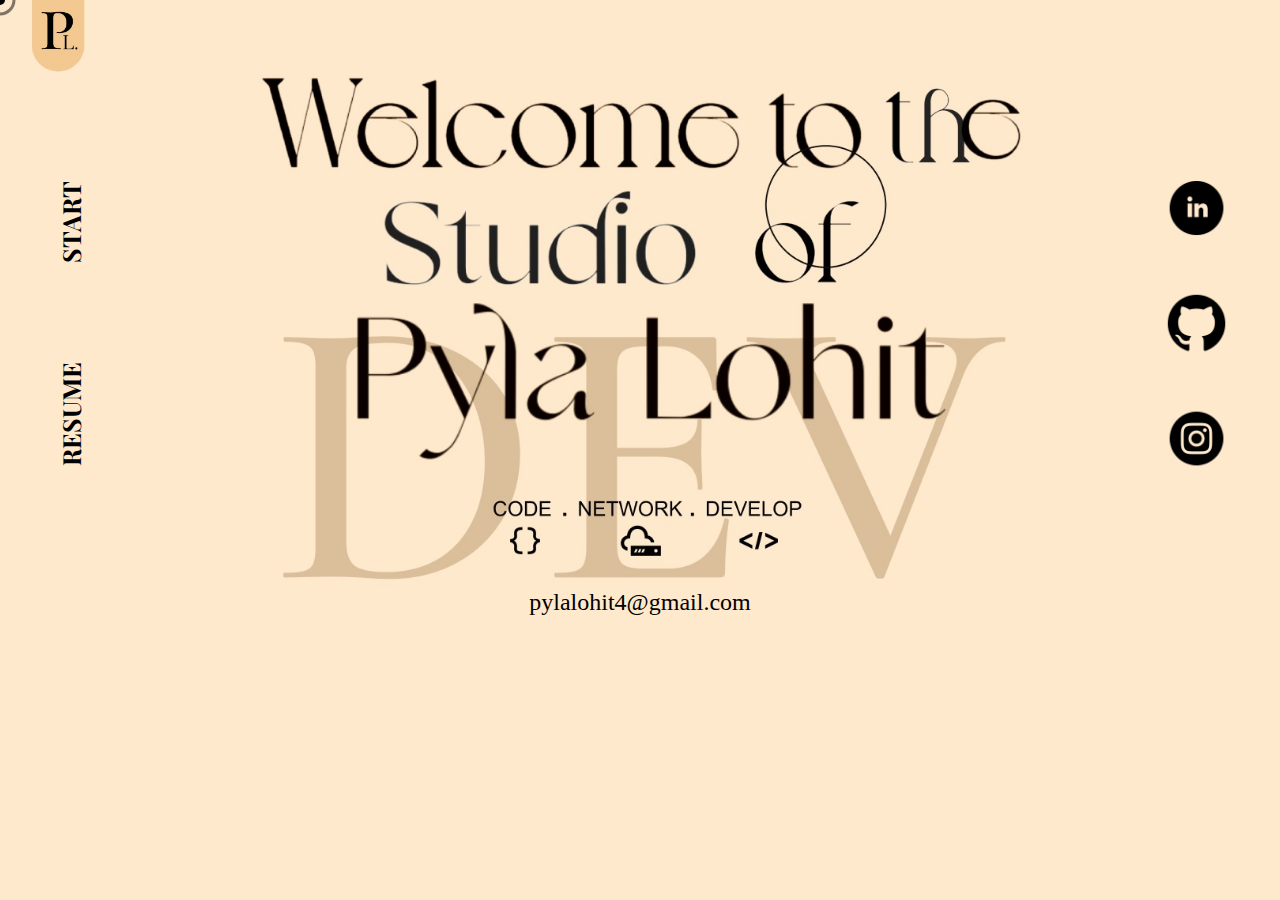
<file: index.html>
<html>
    <head>
        <meta charset="UTF-8">
        <title>Portfolio</title>
        <meta name="viewport" content="width=device-width, initial-scale=1.0">
        <link rel="preconnect" href="https://fonts.gstatic.com">
        <link href="https://fonts.googleapis.com/css2?family=Playfair+Display:wght@700&display=swap" rel="stylesheet">
        <meta http-equiv="X-UA-Compatible" content="ie=edge">
        <link rel="preconnect" href="https://fonts.gstatic.com">
        <link href="https://fonts.googleapis.com/css2?family=Cormorant:wght@600&display=swap" rel="stylesheet">
        <link rel="stylesheet" href="new.css">
        <script src="https://code.jquery.com/jquery-3.3.1.js"></script>
        <script >
                function show(shown, hidden){
                document.getElementById(shown).style.display='flex';
                document.getElementById(hidden).style.display='none';
                return false;
            }
        </script>
    </head>
    <body style="margin:0px;background-color: #FFE9CC;cursor: none;">
        <div class="navbar-test">
            
            <div class="navbar-inner">
                <a href="index.html" > <img src="logo.jpg" width="100%"  alt="navbar-image"> </a>
                
            </div>
        </div>
        
        <div class="bmain-container"  style="display:none"  id="Page1">
            <div class="about-container">
                <div class="about-subcontainer1">
                    <span class="about-sub-span"><a class="about-sub-a" style="text-decoration: none;color: black;font-weight:bold;" href="projects.html">WORKS</a></span>
                </div>
                <div class="about-subcontainer2">
                <span class="about-sub-span1"><a class="about-sub-a1" style="text-decoration: none;color: black;font-weight:bold;" href="aboutmefin.html">ABOUT ME</a></span>
                </div>
               
            </div>
            <div class="res"> <a class = "res1" href="Pyla Lohit Resume 1.pdf" >View Resume</a></div>
            <div class="image-container">
                
                    <picture class="image-subcontainer1"  style="width: 50%;">
                        <source media="(max-width: 650px)"  srcset="flex1mobile.jpg">
                        <img class="img" src="flex1.jpg"     width="100%" alt="IfItDoesntMatchAnyMedia">
                    </picture>  
                    <picture class="image-subcontainer2" style="width: 50%;">
                        <source media="(max-width: 650px)"  srcset="flex2mob.jpg">
                        <img class="img" src="flex2.jpg"     width="100%" alt="IfItDoesntMatchAnyMedia">
                    </picture>
            </div>
            <div class="social-container">
                <div class="social-subcontainer1">
                    <a href="https://www.linkedin.com/in/pyla-lohit-a646821b2/" target="_blank"><img class="icons" src="linkldn.png" alt=""></a>
                </div>
                <div class="social-subcontainer2" >
                    <a href="https://github.com/pylalohit" target="_blank"><img class="icons" src="github.png" alt=""></a>
                </div>
                <div class="social-subcontainer3" >
                    <a href="https://www.instagram.com/lohit_pyla/" target="_blank"><img   class="icons" src="instagram.png"  alt=""></a>
                </div>

            </div>
            <div id = "cr" class="cursor11"></div>
            <div id = "cr2" class="cursor22"></div>
	        
        <script  src="./script.js"></script>
        </div>
        <div class="main-container" id="Page2"  >
            <div class="about-container">
                <div class="about-subcontainer1">
                    <span class="about-sub-span"><a class="about-sub-a" style="font-family: 'Playfair Display', serif;text-decoration: none;color: black;" href="#" onclick="return show('Page1','Page2');" >START</a></span>
                </div>
                <div class="about-subcontainer2">
                <span class="about-sub-span1"><a class="about-sub-a1" style="font-family: 'Playfair Display', serif;text-decoration: none;color: black;" href="Pyla Lohit Resume 1.pdf" download="Pyla Lohit Resume1" target="_blank" >RESUME</a></span>
                </div>

            </div>
            
            <div class="image-container">
                <picture class="aaa"  style="width: 100%;">
                    <source media="(max-width: 650px)"  srcset="main2mobile.jpg">
                    <img class="img" src="main1.jpg"     width="100%" alt="IfItDoesntMatchAnyMedia">
                </picture>  
            </div>
            <div id ="icon" class="social-container">
                <div class="social-subcontainer1">
                    <a href="https://www.linkedin.com/in/pyla-lohit-a646821b2/" target="_blank"><img class="icons" src="linkldn.png" alt=""></a>
                </div>
                <div class="social-subcontainer2" >
                    <a href="https://github.com/pylalohit" target="_blank"><img class="icons" src="github.png" alt=""></a>
                </div>
                <div class="social-subcontainer3" >
                    <a href="https://www.instagram.com/lohit_pyla/" target="_blank"><img   class="icons" src="instagram.png"  alt=""></a>
                </div>

            </div>
            <div id = "cr" class="cursor"></div>
            <div id = "cr2" class="cursor2"></div>
        </div>
        <div class="footer">
            <span class="span3"><a class="email" style="color:black;text-decoration: none;" href="mailto:pylalohit4@gmail.com">pylalohit4@gmail.com</a></span>
        </div>
        <div id = "cr" class="cursor1"></div>
        <div id = "cr2" class="cursor3"></div>
        
        <script  src="./script.js"></script>
        
                
    </body>
</html>
</file>
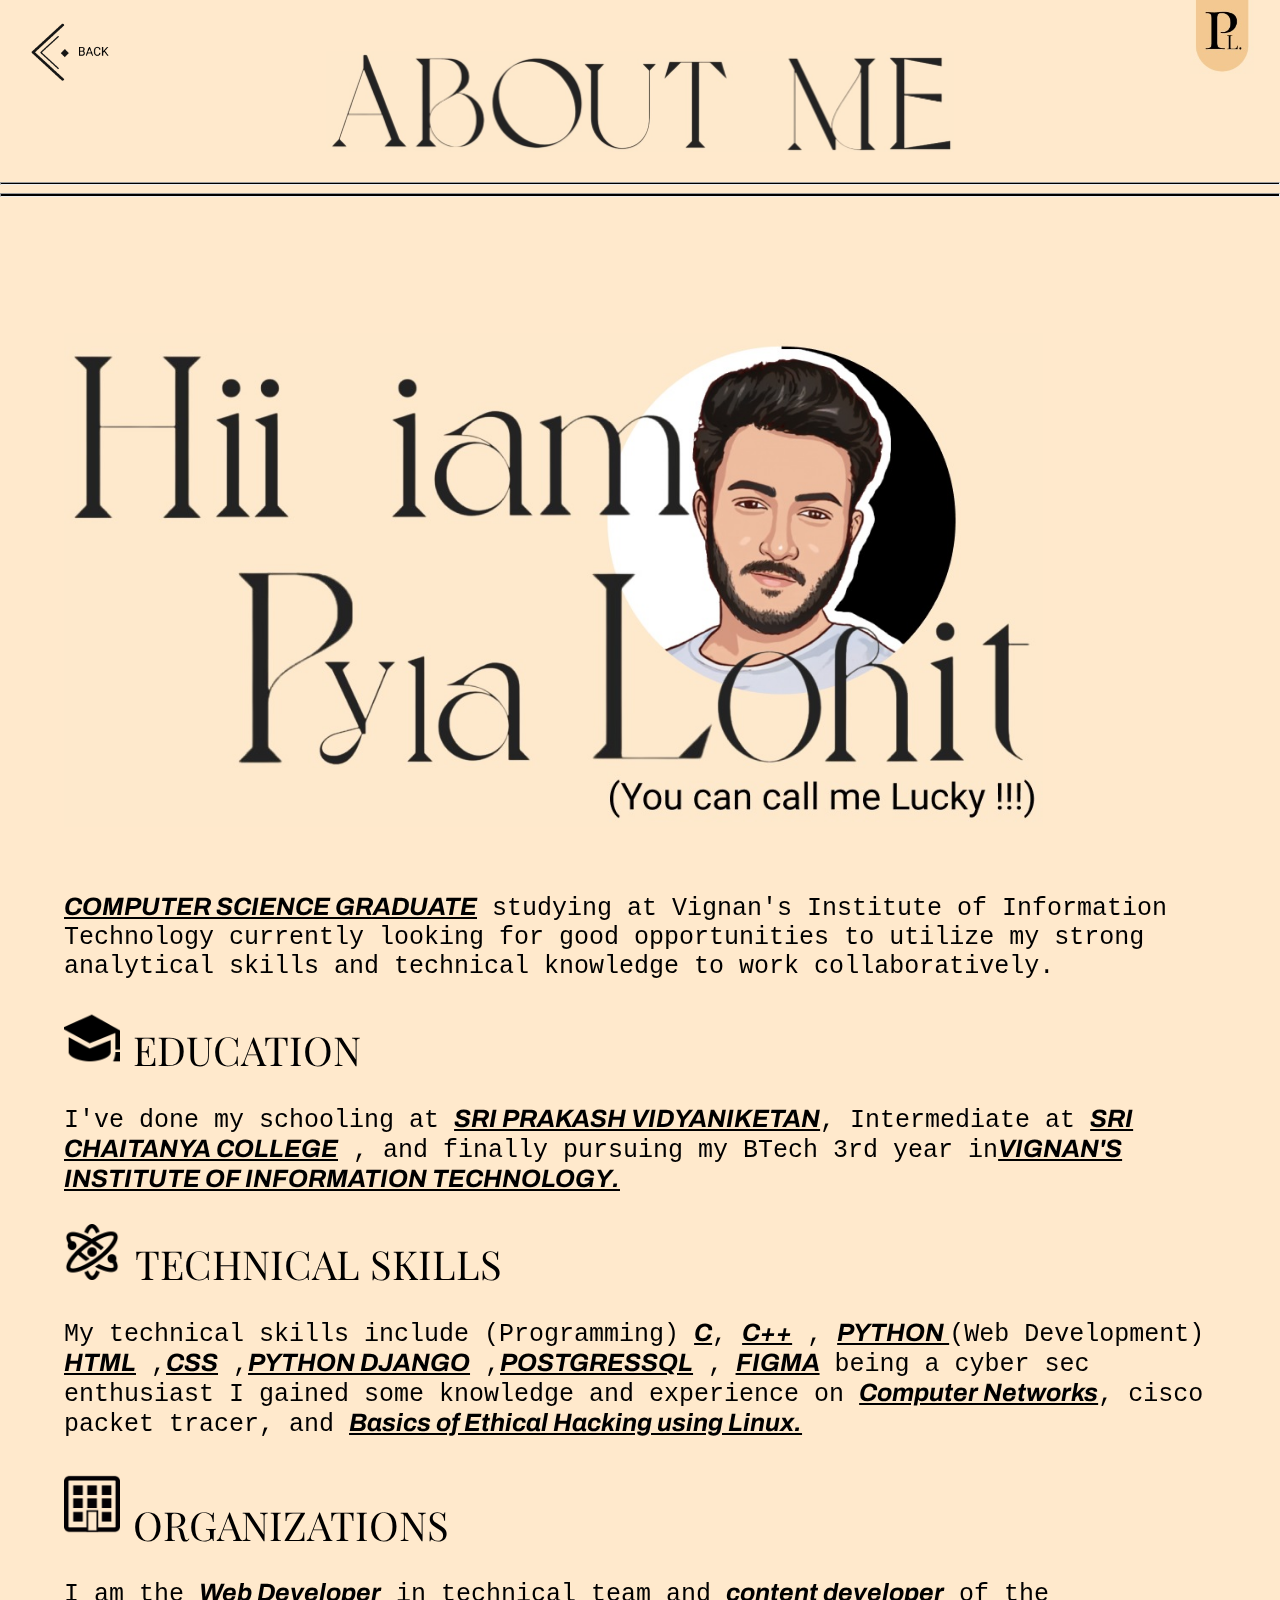
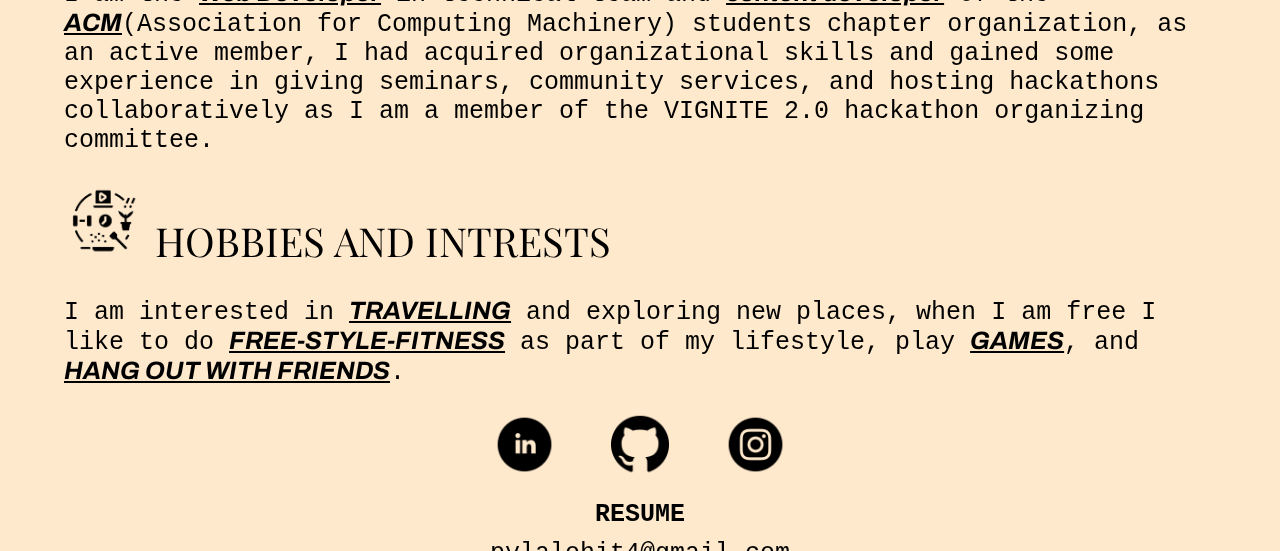
<file: aboutmefin.html>
<!DOCTYPE html>
<html lang="en">
    <head>
        <meta charset="UTF-8" />
        <meta name="viewport" content="width=device-width, initial-scale=1.0" />
        <title>Portfolio</title>
        <link rel="stylesheet" href="aboutmefin.css" />
        <link rel="preconnect" href="https://fonts.gstatic.com">
        <link rel="preconnect" href="https://fonts.gstatic.com">
        <link rel="preconnect" href="https://fonts.gstatic.com">
        <link rel="preconnect" href="https://fonts.gstatic.com">
        <link href="https://fonts.googleapis.com/css2?family=Playfair+Display:wght@700&display=swap" rel="stylesheet">
        <link rel="preconnect" href="https://fonts.gstatic.com">
<link href="https://fonts.googleapis.com/css2?family=Archivo:wght@600&display=swap" rel="stylesheet">
    </head>
    <body style="margin:0;background-color: #FFE9CC;text-align:center;">
        <div class="navbar-test">
            <div class="navbar-inner" style="width:100%">
                <a href="index.html" ><img src="logo.jpg" width="100%" alt=""></a>
            </div>
        </div>
        
        <div class="goback-test">
            <div class="goback-inner" style="width:100%">
                <picture>
                    <source media="(max-width: 650px)"  srcset="abtimgmobile.jpg">
                    <a onclick="goBack()"><img src="goback.png" width="100%" alt=""></a>
                </picture>
                
            </div>
        </div>
        <div class="headding-img">
            <img class="headding-inner" src="abtimg.jpg" width="70%" alt=""> 
      </div>
      <hr style=" height: 1.5px;background-color:black">
            <hr style=" height: 1.5px;background-color:black"> 
      
        <div style="margin-top: 0%;" class="smooth-scroll-wrapper">
            <div class="content">
                <section>
                  <div class="matter">
                      <picture >
                        <source media="(max-width: 650px)"  srcset="animatedmobile.jpg">
                        <img  class="animated" src="animated.jpg" alt="" width="80%" srcset="">
                      </picture>
                    
                        <br /> <sp class="cse">COMPUTER SCIENCE GRADUATE</sp> studying at Vignan's Institute of Information Technology currently looking for good opportunities to utilize my strong analytical skills and technical knowledge to work collaboratively.
                        <br /><br /> <img src="edu.png" width="56px" >&ensp;<h>EDUCATION</h><br />
                        <br />I've done my schooling at <sp class="spvn">SRI PRAKASH VIDYANIKETAN</sp>, Intermediate at <sp>SRI CHAITANYA COLLEGE</sp> , and finally pursuing my BTech 3rd year in<sp class="vgn">VIGNAN'S INSTITUTE OF INFORMATION TECHNOLOGY.</sp>
                        <br /><br /> <img src="skills.png" width="56px"> <h>TECHNICAL SKILLS</h> <br /><br />
                        My technical skills include (Programming)  <sp class="c">C</sp>, <sp class="cpp">C++</sp> , <sp class="python">PYTHON </sp>
                        (Web Development) <sp class="html">HTML</sp>&nbsp;,<sp class="css">CSS</sp>&nbsp;,<sp class="django">PYTHON DJANGO</sp>&nbsp;,<sp class="sql">POSTGRESSQL</sp>&nbsp;,&ensp;<sp class="figma">FIGMA</sp>
                        being a cyber sec enthusiast I gained some knowledge and experience on <sp class="networks">Computer Networks</sp>, cisco packet tracer, and  <sp class="hack">Basics of Ethical Hacking using Linux.</sp>
                        <br /><br /> <img src="residential-block.png" width="56px">&ensp;<h>ORGANIZATIONS</h><br /><br />
                        I am the <sp>Web Developer</sp> in technical team and <sp>content developer</sp>  of the <sp>ACM</sp>(Association for Computing Machinery) students chapter organization, as an active member, I had acquired organizational skills and gained some experience in giving seminars, community services, and hosting hackathons collaboratively as I am a member of the VIGNITE 2.0 hackathon organizing committee.
                        <br /><br /> <img src="hobbies.png" width="76px"> <h>HOBBIES AND INTRESTS </h><br /><br />
                        I am interested in <sp>TRAVELLING</sp> and exploring new places, when I am free I like to do <sp>FREE-STYLE-FITNESS</sp> as part of my lifestyle, play <sp>GAMES</sp>, and <sp>HANG OUT WITH FRIENDS</sp>.
                        <br />
                        <div class="display-img">
                            
                        </div>
                        <div class="social-container">
                            <div class="social-subcontainer1">
                                <a href="https://www.linkedin.com/in/pyla-lohit-a646821b2/" target="_blank"><img class="icons" src="linkldn.png" alt=""></a>
                            </div>
                            <div class="social-subcontainer2" >
                                <a href="https://github.com/pylalohit" target="_blank"><img class="icons" src="github.png" alt=""></a>
                            </div>
                            <div class="social-subcontainer3" >
                                <a href="https://www.instagram.com/lohit_pyla/" target="_blank"><img   class="icons" src="instagram.png"  alt=""></a>
                            </div>
                    
                        </div>
                        <div class="footer">
                            <div class="res"> <a class = "res1" href="Pyla Lohit Resume 1.pdf" download="Pyla Lohit Resume1" target="_blank">RESUME</a></div>
                            <span class="span3"><a class="email" style="color:black;text-decoration: none;" href="mailto:pylalohit4@gmail.com">pylalohit4@gmail.com</a></span>
                        </div>
                  
                </section>
            </div>
        </div>

        <script>
            const body = document.body,
                scrollWrap = document.getElementsByClassName("smooth-scroll-wrapper")[0],
                
                height = scrollWrap.getBoundingClientRect().height,
                speed = 0.03;
                

            var offset = 0;
            

            function smoothScroll() {
                offset += (window.pageYOffset - offset) * speed;

                var scroll = "translateY(-" + offset + "px) translateZ(0)";
                scrollWrap.style.transform = scroll;

                callScroll = requestAnimationFrame(smoothScroll);
            }

            smoothScroll();
            const content = document.querySelector("section");
            let currentPos = window.pageYOffset;

            const callDistort = function () {
                const newPos = window.pageYOffset;
                const diff = newPos - currentPos;
                const speed = diff * 0.35;

                content.style.transform = "skewY(" + speed + "deg)";
                currentPos = newPos;
                requestAnimationFrame(callDistort);
            };

            callDistort();
        </script>
        <script>
            function goBack() {
              window.history.back();
            }
        </script>
    </body>
</html>
</file>
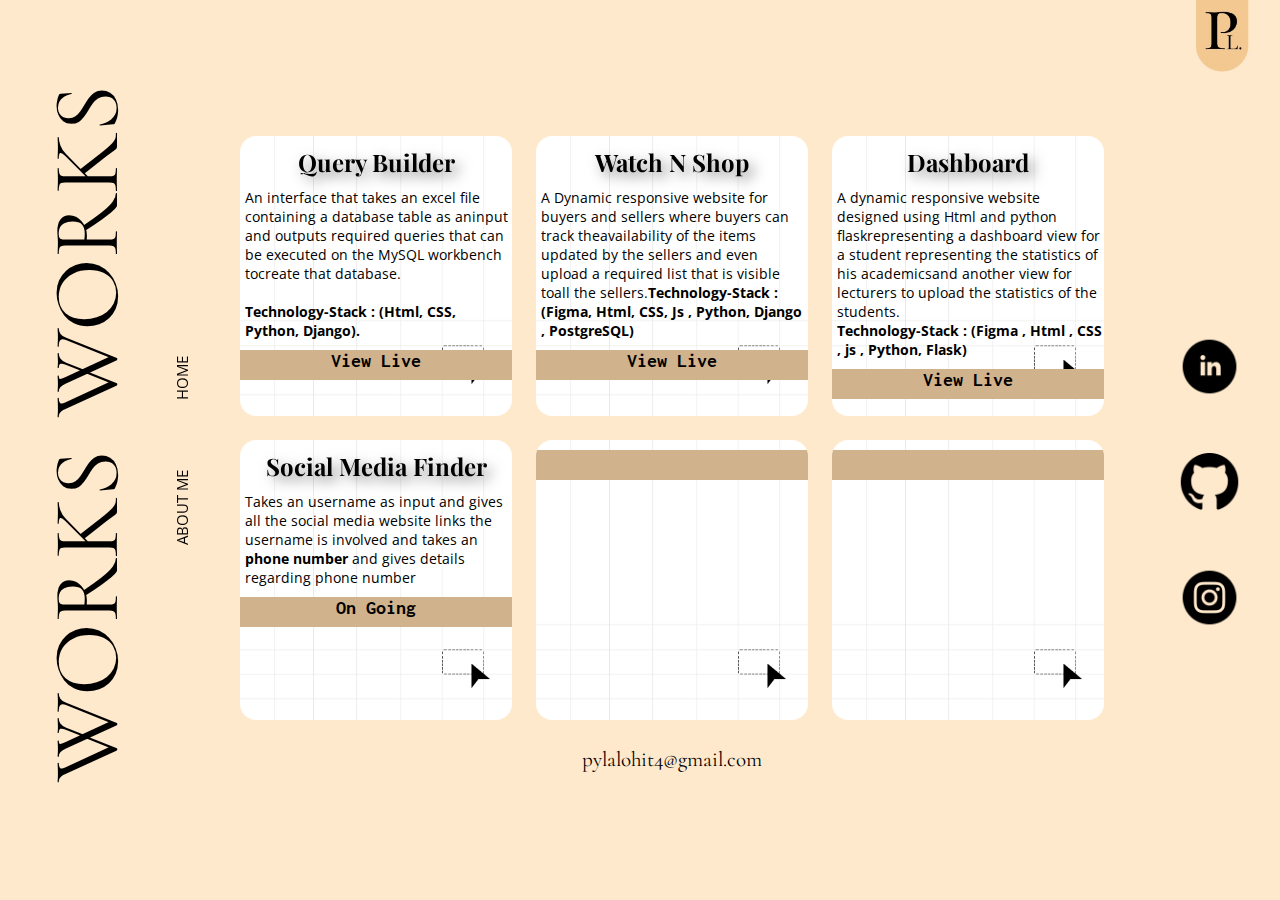
<file: projects.html>
<html lang="en" >
<head>
    <title>Portfolio</title>
    <link rel="preconnect" href="https://fonts.gstatic.com">
<link href="https://fonts.googleapis.com/css2?family=Inconsolata&display=swap" rel="stylesheet">
    <link rel="preconnect" href="https://fonts.gstatic.com">
    <link href="https://fonts.googleapis.com/css2?family=Playfair+Display:wght@800&display=swap" rel="stylesheet">
  <link rel="preconnect" href="https://fonts.gstatic.com">
  <link href="https://fonts.googleapis.com/css2?family=Cormorant:wght@600&display=swap" rel="stylesheet">
  <meta name="viewport" content="width=device-width, initial-scale=1.0">
  <meta charset="UTF-8">
  
  <link rel="stylesheet" href="./projects.css">
  <link rel="stylesheet" href="https://fonts.googleapis.com/css?family=Open+Sans:400,400i,700">

</head>
<body class = "body" >
    
    <div class="left">
        <div class="text" >
            <div class="works1" style="font-family: 'Cormorant', serif;">
                WORKS
            </div>
            <div class="works2" style="font-family: 'Cormorant', serif;">
                WORKS
            </div>

        </div>
        <div class="abt">
            <a  class="ABTSUB"  style=" color:black;text-decoration: none;"  href="aboutmefin.html">ABOUT ME</a>
            <a  class="HOMESUB" style=" color:black;text-decoration: none;" href="index.html">HOME</a>
        </div>

    </div>
    <div class="middle">
        
        <div class="wrapper-grid">
            <div class="container">
            <div class='banner-img'></div>
            
            <h1 class="name">Query Builder</h1>
            <p class="description">An interface that takes an excel file containing a database table as aninput and outputs required queries that can be executed on the MySQL workbench tocreate that database.<br /><br /> <sp class = 'sp'>Technology-Stack
                :
                (Html, CSS, Python, Django).</sp></p>
                <div class="apdiv"><a class= 'ap' href="https://querybuild.pythonanywhere.com/" target="_blank">View Live</a></div>
            </div>

            <div class="container">
            <div class='banner-img'></div>
            
            <h1 class="name">Watch N Shop</h1>
            <p class="description">
                A Dynamic responsive website for buyers and sellers where buyers can track theavailability of the items updated by the sellers and even upload a required list that is visible toall the sellers.<sp class = "sp">Technology-Stack
                    :
                    (Figma, Html, CSS, Js , Python, Django , PostgreSQL)</sp> </p>
                    <div class="apdiv"><a class= 'ap' href="https://github.com/pylalohit/miniproject-final" target="_blank" >View Live</a></div>
            </div>

            <div class="container">
            <div class='banner-img'></div>
            
            <h1 class="name">Dashboard</h1>
            <p class="description">A dynamic responsive website designed using Html and python flaskrepresenting a dashboard view for a student representing the statistics of his academicsand another view for lecturers to upload the statistics of the students.<br /><sp class = "sp">Technology-Stack
                :
                (Figma , Html , CSS , js , Python, Flask)</sp></p>
                <div class="apdiv"><a class= 'ap' href="">View Live</a></div>
            </div>

            <div class="container">
            <div class='banner-img'></div>
            
            <h1 class="name">Social Media Finder</h1>
            <p class="description"> Takes an username as input and gives all the social media website links the username is involved and takes an <sp class = "sp">phone number</sp> and gives details regarding phone number</p>
            <div class="apdiv"><a class= 'ap' href="">On Going</a></div>
            </div>

            <div class="container">
            <div class='banner-img'></div>
            
            <p class="name"></p>
            <p class="description"></p>
            <div class="apdiv"><a class= 'ap' href=""></a></div>
            </div>

            <div class="container">
            <div class='banner-img'></div>
            <p class="name"></p>
            <p class="description"></p>
            <div class="apdiv"><a class= 'ap' href=""></a></div>
            </div>
        </div>
        <div class="contactmail">
            <span><a class="email" href="mailto:pylalohit4@gmail.com" >pylalohit4@gmail.com</a></span>
        </div>
        
    </div>
    
    <div class="navbar-test">
        <div class="navbar-inner" style="width:100%">
            <a href="index.html"><img src="logo.jpg" width="100%" alt=""></a>
        </div>
    </div>
    <div class="right">
        <div class="social-container">
            <div class="social-subcontainer1">
                <a href="https://www.linkedin.com/in/pyla-lohit-a646821b2/" target="_blank"><img class="icons" src="linkldn.png" alt=""></a>
            </div>
            <div class="social-subcontainer2" >
                <a href="https://github.com/pylalohit" target="_blank"><img class="icons" src="github.png" alt=""></a>
            </div>
            <div class="social-subcontainer3" >
                <a href="https://www.instagram.com/lohit_pyla/" target="_blank"><img   class="icons" src="instagram.png"  alt=""></a>
            </div>
    
        </div>

    </div>
</div>
        
    
    
</body>



</html>
</file>
<file: new.css>
.body {
    margin:0px;
    
}

.navbar-test{

    margin-left: 2%;
    width: 5%;
    height: 5%;
    margin-bottom:1%;

}
.navbar-inner{
    width:100%;
    
}
.main-container{
    
    display:flex;
    margin-top: auto;

    
    
}
.image-container{
    
    display:flex;
    margin-left:auto;
    margin-right:auto;
    transition: all .5s;
    width:60%;
 
}
.aaa{
    
    margin-left:auto;
    margin-right:auto;

    width:80%;
 
}
.image-subcontainer1{
    margin-top: auto;
    margin-bottom: auto;
    
    margin-left: auto;
    width:105%;
}
.image-subcontainer2{
    margin-top: auto;
    margin-bottom: auto;
    
    margin-right: auto;
    width:105%;
}
.about-container{
    
    font-family: 'Cormorant', serif;
    font-size: 25px;
    margin-left: -0.5%;
    margin-top: auto;
    margin-bottom: auto;
    
    
    

}
.about-subcontainer1 {
    
    transform: rotate(270deg);
    margin-bottom: 100px;
    font-weight: bold;
    
}
.about-subcontainer2{
    transform: rotate(270deg);
    font-weight: bold;
    
    

    
}

.icons
{
    width: 100%;
}
.social-container{
    margin-top:auto;
    margin-bottom:auto;
    width:9%;
    margin-right: 2%;
    cursor: none;
   
}
.social-subcontainer1{
    width:100%;
    transition: .5s ;
}
.social-subcontainer2{
    width:100%;
    transition: .5s ;
}
.social-subcontainer3{
    width:100%;
    transition: .5s ;
}
.about-sub-span{
    margin-left: 70px;
}
.footer{
    width:20%;
    text-align:center;
    margin-top: 0%;
    margin-bottom: 1%;
    margin-left: auto;
    margin-right: auto;
}
.email{
    font-size:x-large;
}

.social-subcontainer1:hover {
    transform:  scale(1.2);
    transition: all .5s;
    filter: drop-shadow(0.35rem 0.35rem 0.4rem rgba(0, 0, 0, 0.5));
    
}
.social-subcontainer2:hover {
    transform:  scale(1.2);
    transition: all .5s;
    filter: drop-shadow(0.35rem 0.35rem 0.4rem rgba(0, 0, 0, 0.5));
}
.social-subcontainer3:hover {
    transform:  scale(1.2);
    transition: all .5s;
    filter: drop-shadow(0.35rem 0.35rem 0.4rem rgba(0, 0, 0, 0.5));
}
.image-container:hover {
    transform:  scale(1.15);
    transition: all .5s;
    
}




  


.res{
    position: absolute;
    left:45%;
    top :20px;

}
.res1{
    text-decoration:none;
    color:black;
    font-size:25px;
}

@media screen and (max-width:1250px){
    .about-container{
        font-size:23px;
    }
    .about-subcontainer1{
        margin-bottom: 80px;
        
    }
    .email{
        font-size:23px;
    }
    
}
@media screen and (max-width:1150px){
    .about-container{
        font-size:21px;
    }
    .about-subcontainer1{
        margin-bottom: 70px;
        
    }
    .email{
        font-size:21px;
    }
    .image-container{
        width:73%;
    }
    .aaa{
        width:73%;
    }

}
@media screen and (max-width:1050px){
    .about-container{
        font-size:20px;
    }
    .about-subcontainer1{
        margin-bottom: 60px;
        
    }
    .social-container{
        margin-left: 1.5%;
    }
    .image-container{
        width:80%;
    }
    .aaa{
        width:80%;
    }
    .email{
        font-size:20px;
    }
    
}
@media screen and (max-width:850px){
    .about-container{
        font-size:18px;
    }
    .about-subcontainer1{
        margin-bottom: 40px;
        
    }
    .social-container{
        margin-left: 2.5%;
        width:11%
    }
    .image-container{
        width:85%;
    }
    .aaa{
        width:85%;
    }
    .email{
        font-size:18px;
    }
    
}
@media screen and (max-width:750px){
    .about-container{
        font-size:16px;
    }
    .about-subcontainer1{
        margin-bottom: 20px;
        
    }
    .social-container{
        margin-left: 3.5%;
    }
    .image-container{
        width:85%;
    }
    .aaa{
        width:85%;
    }
    .email{
        font-size:16px;
    }
    
}






  




@media screen and (max-width:650px) 
{
    .image-container:hover {
        transform:  scale(1);
        transition: all .5s;
    }
    
    .res1{
        display: none;

    }
    .navbar-test{

        margin-left: auto;
        margin-right: auto;
        width: 12%;
        height: 0%;
        margin-bottom:20px;
    
    }
    .about-container{
    
        font-family: 'arial', serif;
        font-size: 15px;
        display:flex;
        margin-top: 15%;
       
        
        
    
    }
    .about-subcontainer1 {
        
        transform: rotate(0deg);
        margin-top: 3%;
        margin-left: auto;
        margin-right: auto;
        
    }
    .about-subcontainer2{
        transform: rotate(0deg);
        margin-top: 3%;
        margin-right: auto;
        margin-left: auto;
        padding-right: 50px;
    }
    .image-container{
        display:block;
        margin-top:0px;
        width:90%
    }
    .aaa
    {
       
        margin-top:0px;
        width:100%

    }
    .main-container{
        display:block;
        
    }
    .bmain-container{
        display:flex;
        flex-direction:column;
        
    }
    .social-container{
        display: flex;
        width:60%;
        margin-left: auto;
        margin-right: auto;
    }
    .footer{
        
        font-size:small;
        text-align:center;
        margin-left: 35%;

    }
    .email{
        font-size: 21px;
    }
    
}
@media screen and (max-width:600px)
{
    .navbar-test{
        width:13%;
    }
    
    .about-subcontainer1 {
        

        margin-top: 2%;

        
    }
    .about-subcontainer2{

        margin-top: 2%;

    }
    .email{
        font-size:18px;
    }

}
@media screen and (max-width:550px)
{
    .about-container{
      margin-top: 20%;  
    }  
   
    .about-subcontainer1 {
          
  
          margin-top: 1%;
    
          
      }
      .about-subcontainer2{
  
          margin-top: 1%;
  
    }
    .email{
        font-size:17px;
    }
    .footer{
        margin-left: 35%;
    }
  
}
@media screen and (max-width:500px){
    .navbar-test{

        width: 14%;
        margin-bottom:10px;
    
    }
    .about-subcontainer1 {

        margin-top: 0%;
    }
    .about-subcontainer2{

        margin-top: 0%;

    }
    .email{
        font-size:16px;
    }
}
@media screen and (max-width:450px){
    .navbar-test{

        width:14%;
        margin-bottom:0px;
    
    }
    .about-subcontainer1 {

        margin-top: 0%;
    }
    .about-subcontainer2{

        margin-top: 0%;
        

    }
}
@media screen and (max-width:400px){
    .footer{
        margin-left: 32%;
    }
}
@media screen and (max-width:350px){
    .navbar-test{

        width:14%;
        margin-bottom:0px;
    
    }
    .about-subcontainer1 {

        margin-top: 0%;
        margin-left:0%;
    }
    .about-subcontainer2{

        margin-top: 0%;
        margin-right: 0%;

    }
    .footer{
        margin-left: 29%;
    }
}

@media screen and (max-width:300px){
    .navbar-test{

        width:14%;
        margin-bottom:0px;
        height: 0%;
    
    }
    .about-container{
        margin-top: 22%;
        font-size:13px;
    }
    .about-subcontainer1 {

        margin-top: 0%;
        margin-right: 0x;
        
    }
    .about-subcontainer2{

        margin-top: 0%;
    }
    .footer{
        margin-left: 25%;
    }

}
@media screen and (max-width:280px){
    .navbar-test{

        width:14%;
        margin-bottom:0px;
        
    
    }
    .about-container{
        justify-content: center;
        
    }
    .about-subcontainer1 {

        margin-top: 0%;
        margin-right:auto;
        margin-left: 0px;
    }
    .about-subcontainer2{

        margin-top: 0%;
        margin-right: 0px;
        
        

        
        
    }
    .main-container{
        width: 100%;
    }

}
@media screen and (max-width:260px)
{
    .about-subcontainer2{
        margin-right: -15px;
    }
    .about-subcontainer1{
        margin-left: -20px;
    }
    .footer{
        margin-left: 21%;
    }
}
@media screen and (max-width:245px){
    .about-container{
        font-size:13px;
    }
    
    .about-subcontainer1 {

        margin-top: 0%;
        margin-right:110px;
        margin-left: -65px;
    }
    .about-subcontainer2{

        margin-top: 0%;
        padding-right: 0px;
        margin-left: -55px;
        
        
    }
    .main-container{
        width: 100%;
    }

}

@media screen and (max-width:230px)
{
    .about-container{
        
        font-size:10px;
    }
    .email{
        font-size:15px;
    }


}
@media screen and (max-width:210px)
{
    .about-container{
        
        font-size:10px;
    }
    .about-subcontainer2{
        margin-left: -65;
    }
    .footer{
        margin-left: 18%;
    }

}
@media screen and (max-width:190px)
{
    .about-container{
        
        font-size:10px;
    }
    .about-subcontainer2{
        margin-left: -75;
    }
    .footer{
        margin-left: 12%;
    }

}
@media screen and (max-width:180px)
{
    .about-subcontainer1{
        margin-left: -80px;
        
    }

    .about-subcontainer2{
        margin-left: -85px;
        
    }


}

.cursor1 {
    position: fixed;
    width: 25px;
    height: 25px;
    border: 0px solid black;
    
    border-radius: 50%;
    left: 0;
    top: 0;
    pointer-events: none;
    transform: translate(-50%, -50%);
    transition: .1s;
    cursor:none;
}
.cursor11 {
    position: fixed;
    width: 25px;
    height: 25px;
    border: 3px solid black;
    
    border-radius: 50%;
    left: 0;
    top: 0;
    pointer-events: none;
    transform: translate(-50%, -50%);
    transition: .1s;
    cursor:none;
}
.cursor {
    position: fixed;
    width: 25px;
    height: 25px;
    border: 3px solid black;
    opacity: .5;
    border-radius: 50%;
    left: 0;
    top: 0;
    pointer-events: none;
    transform: translate(-50%, -50%);
    transition: .1s;
    cursor:none;
}



.cursor22 {
    position: fixed;
    width: 10px;
    height: 10px;
    background:black;
    border-radius: 50%;
    left: 0;
    top: 0;
    pointer-events: none;
    transform: translate(-50%, -50%);
    transition: .15s;
    cursor:none;
}
  
.cursor2 {
    position: fixed;
    width: 10px;
    height: 10px;
    background:black;
    border-radius: 50%;
    left: 0;
    top: 0;
    pointer-events: none;
    transform: translate(-50%, -50%);
    transition: .15s;
    cursor:none;
}

  
  .about-container:hover ~
   .cursor{ 
        position: fixed;
        width: 50px;
        height: 50px;
        background-color: aliceblue;
        opacity: .5;
        background-image: url(arrow.png.png);
        background-repeat: no-repeat;
        background-position:center;
        border-radius: 50%;
        left: 0;
        top: 0;
        pointer-events: none;
        transform: translate(-50%, -50%);
        transition: .15s;
        background-color: none;
        
    }
    .about-container:hover ~
   .cursor11{ 
        position: fixed;
        width: 50px;
        height: 50px;
        background-color: aliceblue;
        opacity: .5;
        background-image: url(arrow.png.png);
        background-repeat: no-repeat;
        background-position:center;
        border-radius: 50%;
        left: 0;
        top: 0;
        pointer-events: none;
        transform: translate(-50%, -50%);
        transition: .15s;
        background-color: none;
        
    }
    .res:hover ~
   .cursor11{ 
        position: fixed;
        width: 50px;
        height: 50px;
        background-color: aliceblue;
        opacity: .5;
        background-image: url(arrow.png.png);
        background-repeat: no-repeat;
        background-position:center;
        border-radius: 50%;
        left: 0;
        top: 0;
        pointer-events: none;
        transform: translate(-50%, -50%);
        transition: .15s;
        background-color: none;
        
    }
  
    
   
  

  .navbar-test:hover ~ 
  .cursor1{
    position: fixed;
    border: 3px solid black;
    width: 50px;
    height: 50px;
    background-color: aliceblue;
    opacity: .5;
    background-image: url(arrow.png.png);
    background-repeat: no-repeat;
    background-position:center;
    border-radius: 50%;
    left: 0;
    top: 0;
    pointer-events: none;
    transform: translate(-50%, -50%);
    transition: .15s;
    background-color: none;
    
  }
  .footer:hover ~ 
  .cursor1{
    position: fixed;
    border: 3px solid black;
    width: 50px;
    height: 50px;
    background-color: aliceblue;
    opacity: .5;
    background-image: url(arrow.png.png);
    background-repeat: no-repeat;
    background-position:center;
    border-radius: 50%;
    left: 0;
    top: 0;
    pointer-events: none;
    transform: translate(-50%, -50%);
    transition: .15s;
    background-color: none;
    
  }
</file>
<file: aboutmefin.css>
.navbar-test{
      position: absolute;
      right: 2%;
      width:5%;  
      top: 0%; 
}

.res{
  margin-top:-10px;
  margin-bottom:10px;
}
.res1{
  font-family: 'Inconsolata', monospace;
  text-decoration:none;
  color:black;
  font-size:25px;
  font-weight: bold;
}


.smooth-scroll-wrapper {
    z-index: 2;
    overflow: hidden;
    justify-content: center;
    text-align: center;
}



.content {
    width: 100%;
    margin-top: 10%;
    
    
}

section {
    transition: transform 0.25s;
    will-change: transform;
    width: 100%;
}

.goback-test{
      position: absolute;
      width: 7%;
      top: 2%;
      left: 2%;
  }
.headding-img{
      width:70%;
      margin-left:15%;
      margin-top:4%;
      margin-bottom:2%;
  }
  .matter{
    font-family: 'Inconsolata', monospace;
      justify-content: center;
      text-align: left;
      font-size:25px;
      margin-left: 5%;
      margin-right: 5%;
  }
  h{
    font-family: 'Playfair Display', serif;
    font-size: 40px;;
  }
  sp{
      text-decoration: underline;
      font-style: italic;
      font-family: 'Archivo', sans-serif;
      font-weight: bold;
  }
  .animated{
    width: 85%;
    margin-bottom: 5%;
}
  .social-container{
      display:flex;
      justify-content:center;
      
      
  }
  .social-subcontainer1{
      width:10%;
      transition: .5s ;
  }
  .social-subcontainer2{
      width:10%;
      transition: .5s ;
  }
  .social-subcontainer3{
      width:10%;
      transition: .5s ;
  }
  .icons{
      width:100%;
  }
  .contactmail{
      text-align:center;
  }
  .footer{
      text-align:center;
  }
  .social-subcontainer1:hover {
    transform:  scale(1.2);
    transition: all .5s;
    filter: drop-shadow(0.35rem 0.35rem 0.4rem rgba(0, 0, 0, 0.5));
}
.social-subcontainer2:hover {
    transform:  scale(1.2);
    transition: all .5s;
    filter: drop-shadow(0.35rem 0.35rem 0.4rem rgba(0, 0, 0, 0.5));
}
.social-subcontainer3:hover {
    transform:  scale(1.2);
    transition: all .5s;
    filter: drop-shadow(0.35rem 0.35rem 0.4rem rgba(0, 0, 0, 0.5));
}
  /* animations */
  .display-img{
    width:400px;
    height:200px;
    border-radius: 5%;
    z-index: -1;
    position: absolute;
    top: 35%;
    left: 35%;
    background-size: contain;
    display: none;
   
}

  @keyframes mymove {
    from {left: 350px;}
    to {left: 500px;}
}
@keyframes tslmove {
  from {left: 450px;}
  to {left: 700px;}
}
  .cse:hover ~ .display-img
  {
    width: 400px;
    background-image: url(imagesanime/cse.jpg);
    display: block;
    animation: mymove 3s ;
    
  }
  
  .spvn:hover ~ .display-img
  {
    background-image: url(imagesanime/Picture1.jpg);
    display: block;
    width: 320px;
    
    animation: mymove 3s ;
    
  }
  .vgn:hover ~ .display-img
  {
    top: 35%;
    background-image: url(imagesanime/vgn.jpg);
    display: block;
    height: 170px;
    animation: mymove 3s ;
    
  }
  .c:hover ~ .display-img
  {
    background-image: url(imagesanime/c.png);
    display: block;
    
    animation: tslmove 3s ;
    height:100px;width:100px;
    top: 64%;
  }
  .cpp:hover ~ .display-img
  {
    background-image: url(imagesanime/c++.png);
    display: block;
    height:100px;width:100px;
    top: 64%;
    animation: tslmove 3s ;
    
  }
  .python:hover ~ .display-img
  {
    background-image: url(imagesanime/python.png);
    display: block;
    height:100px;width:100px;
    top: 64%;
    animation: tslmove 3s ;
    
  }
  .html:hover ~ .display-img
  {
    background-image: url(imagesanime/html.png);
    display: block;
    height:100px;width:100px;
    top: 64%;
    animation: tslmove 3s ;
    
  }
  .css:hover ~ .display-img
  {
    background-image: url(imagesanime/css.png);
    display: block;
    height:100px;width:100px;
    top: 64%;
    animation: tslmove 3s ;
    
  }
  .django:hover ~ .display-img
  {
    background-image: url(imagesanime/django.png);
    display: block;
    height:87px;width:250px;
    top: 64%;
    animation: tslmove 3s ;
    
  }
  .sql:hover ~ .display-img
  {
    background-image: url(imagesanime/sql.png);
    display: block;
    height:200px;width:200px;
    top: 60%;
    animation: tslmove 3s ;
    
  }
  .networks:hover ~ .display-img
  {
    background-image: url(imagesanime/computer.png);
    display: block;
    height:200px;width:200px;
    top: 64%;
    animation: tslmove 3s ;
    
  }
  .figma:hover ~ .display-img
  {
    background-image: url(imagesanime/figma.png);
    display: block;
    height:150px;width:100px;
    top: 64%;
    animation: tslmove 3s ;
    
  }
  .hack:hover ~ .display-img
  {
    background-image: url(imagesanime/hack.png);
    display: block;
    height:100px;width:100px;
    top: 64%;
    animation: tslmove 3s ;
    
  }
   
  /* media queries*/
  @media screen and (max-width:1200px) {
    .goback-test{
        position: absolute;
        width: 8%;
        top: 2%;
        left: 2%;
    }
    .headding-img{
        width:80%;
        margin-left:12%;
        margin-top:4%;
        margin-bottom:2%;
    }
    .networks:hover ~ .display-img{
      top: 62.5%;
        width: 150px;
        height: 150px;
    }
    
  }
  @media screen and (max-width:1000px) {
    .goback-test{
        position: absolute;
        width: 8%;
        top: 2%;
        left: 2%;
    }
    .headding-img{
        width:80%;
        margin-left:12%;
        margin-top:4%;
        margin-bottom:2%;
    }
    .animated{
        width: 85%;
        margin-bottom: 5%;
    }
  .cse:hover ~ .display-img
  {
    width: 300px;
    background-image: url(imagesanime/cse.jpg);
    display: block;
    animation: mymove 3s ;
    top :30%;
  }
  
  .spvn:hover ~ .display-img
  {
    background-image: url(imagesanime/Picture1.jpg);
    display: block;
    width: 220px;
    height: 140px;
    animation: mymove 3s ;
    
  }
  .vgn:hover ~ .display-img
  {
    top: 35%;
    background-image: url(imagesanime/vgn.jpg);
    display: block;
    height: 120px;
    width: 300px;
    animation: mymove 3s ;
    
  }
  .c:hover ~ .display-img
  {
    background-image: url(imagesanime/c.png);
    display: block;
    animation: tslmove 3s ;
    height:100px;width:100px;
    top: 60%;
    left: 50%;
  }
  .cpp:hover ~ .display-img
  {
    background-image: url(imagesanime/c++.png);
    display: block;
    height:100px;width:100px;
    top: 60%;
    animation: tslmove 3s ;
    left: 50%;
    
  }
  .python:hover ~ .display-img
  {
    background-image: url(imagesanime/python.png);
    display: block;
    height:100px;width:100px;
    top: 60%;
    animation: tslmove 3s ;
    left: 50%;
  }
  .html:hover ~ .display-img
  {
    background-image: url(imagesanime/html.png);
    display: block;
    height:100px;width:100px;
    top: 60%;
    animation: tslmove 3s ;
    left: 50%;
  }
  .css:hover ~ .display-img
  {
    background-image: url(imagesanime/css.png);
    display: block;
    height:100px;width:100px;
    top: 60%;
    animation: tslmove 3s ;
    left: 50%;
  }
  .django:hover ~ .display-img
  {
    background-image: url(imagesanime/django.png);
    display: block;
    height:87px;width:250px;
    top: 60%;
    animation: tslmove 3s ;
    
  }
  .sql:hover ~ .display-img
  {
    background-image: url(imagesanime/sql.png);
    display: block;
    height:150px;width:150px;
    top: 60%;
    left: 50%;
    animation: tslmove 3s ;
    
  }
  .networks:hover ~ .display-img
  {
    background-image: url(imagesanime/computer.png);
    display: block;
    height:150px;width:150px;
    top: 60%;
    left: 50%;
    animation: tslmove 3s ;
    
  }
  .figma:hover ~ .display-img
  {
    background-image: url(imagesanime/figma.png);
    display: block;
    height:150px;width:100px;
    top: 60%;
    left: 50%;
    animation: tslmove 3s ;
    
  }
  .hack:hover ~ .display-img
  {
    background-image: url(imagesanime/hack.png);
    display: block;
    height:100px;width:100px;
    top: 60%;
    left: 50%;
    animation: tslmove 3s ;
    
  }
  }
  @media screen and (max-width:800px) {
    @keyframes mymove {
        from {left: 100px;}
        to {left: 300px;}
    }
    @keyframes mmove {
      from {left: 350px;}
      to {left: 500px;}
  }
  .social-subcontainer1{
    width:15%;
}
.social-subcontainer2{
    width:15%;
}
.social-subcontainer3{
    width:15%;
}
  .display-img{
    left:350px ;
  }
  .cse:hover ~ .display-img
  {
    background-image: url(imagesanime/cse.jpg);
    display: block;
    top: 20%;
    animation: mymove 3s ;
    width: 300px;
    height: 150px;
  }
    .animated{
        width: 90%;
        margin-bottom: 5%;
    }
    .vgn:hover ~ .display-img{
      top: 30%;
      width: 270px;
      height: 110px;
    }
    .django:hover ~ .display-img{
        background-image: url(imagesanime/django.png);
        top: 60%;
        animation: mmove 3s ;
        width:200px;
        height: 70px;

    }
  .c:hover ~ .display-img
  {
    background-image: url(imagesanime/c.png);
    display: block;
    animation: mmove 3s ;
    height:100px;
    width:100px;
    top: 60%;
    left: 55%;
  }
  .cpp:hover ~ .display-img
  {
    background-image: url(imagesanime/c++.png);
    display: block;
    height:100px;width:100px;
    top: 60%;
    left: 55%;
    animation: mmove 3s ;
    
  }
  .python:hover ~ .display-img
  {
    background-image: url(imagesanime/python.png);
    display: block;
    height:100px;width:100px;
    top: 60%;
    left: 55%;
    animation: mmove 3s ;
    
  }
  .html:hover ~ .display-img
  {
    background-image: url(imagesanime/html.png);
    display: block;
    height:100px;width:100px;
    top: 60%;
    left: 55%;
    animation: mmove 3s ;
    
  }
  .css:hover ~ .display-img
  {
    background-image: url(imagesanime/css.png);
    display: block;
    height:100px;width:100px;
    top: 60%;
    left: 55%;
    animation: mmove 3s ;
    
  }

  .sql:hover ~ .display-img
  {
    background-image: url(imagesanime/sql.png);
    display: block;
    height:150px;width:150px;
    top: 60%;
    left: 55%;
    animation: mmove 3s ;
    
  }
  .networks:hover ~ .display-img
  {
    background-image: url(imagesanime/computer.png);
    display: block;
    height:150px;width:150px;
    top: 60%;
    left: 55%;
    animation: mmove 3s ;
    
  }
  .figma:hover ~ .display-img
  {
    background-image: url(imagesanime/figma.png);
    display: block;
    height:150px;width:100px;
    top: 60%;
    left: 55%;
    animation: mmove 3s ;
    
  }
  .hack:hover ~ .display-img
  {
    background-image: url(imagesanime/hack.png);
    display: block;
    height:100px;width:100px;
    top: 60%;
    left: 55%;
    animation: mmove 3s ;
  }
  @media screen and (max-width:650px)
  {
    @keyframes mmove{
      from {left: 150px;}
      to {left: 300px;}
    }
    .goback-test{
        position: absolute;
        width: 10%;
        top: 2%;
        left: 2%;
    }
    .social-subcontainer1{
      width:17%;
  }
  .social-subcontainer2{
      width:17%;
  }
  .social-subcontainer3{
      width:17%;
  }
    .headding-img{
        width:100%;
        margin-left:1%;
        margin-top:4%;
        margin-bottom:2%;
    }
    .animated{
        width: 70%;
        margin-bottom: 5%;
        margin-left:10%;
    }
    .navbar-test{
        width:7%;
    }
    .cse:hover ~ .display-img
  {
    background-image: url(imagesanime/cse.jpg);
    display: block;
    background-size: contain;
    top: 30%;
    left: 30%;
    animation: mymove 3s ;
    width: 200px;
    height: 100px;
   
  }
  .vgn:hover ~ .display-img{
    top: 35%;
    left: 30%;
  }
  .spvn:hover ~ .display-img{
    left: 30%;
  }
  .django:hover ~ .display-img{
        background-image: url(imagesanime/django.png);
        top: 47%;
        animation: mmove 3s ;
        width:200px;
        height: 70px;
    left: 30%;
    }
  .c:hover ~ .display-img
  {
    background-image: url(imagesanime/c.png);
    display: block;
    animation: mmove 3s ;
    height:50px;width:50px;
    top: 55%;
    left:58%;
    z-index: 0;
  }
  .cpp:hover ~ .display-img
  {
    background-image: url(imagesanime/c++.png);
    display: block;
    height:70px;width:70px;
    top: 46%;
    animation: mmove 3s ;
    z-index: 0;
    
  }
  .python:hover ~ .display-img
  {
    background-image: url(imagesanime/python.png);
    display: block;
    height:100px;width:100px;
    top: 55%;
    animation: mmove 3s ;
    
  }
  .html:hover ~ .display-img
  {
    background-image: url(imagesanime/html.png);
    display: block;
    height:100px;width:100px;
    top: 57%;
    animation: mmove 3s ;
    z-index: 0;
  }
  .css:hover ~ .display-img
  {
    background-image: url(imagesanime/css.png);
    display: block;
    height:100px;width:100px;
    top: 53%;
    animation: mmove 3s ;
    
  }

  .sql:hover ~ .display-img
  {
    background-image: url(imagesanime/sql.png);
    display: block;
    height:100px;width:100px;
    top: 54%;
    animation: mmove 3s ;
    
  }
  .networks:hover ~ .display-img
  {
    background-image: url(imagesanime/computer.png);
    display: block;
    height:100px;width:100px;
    top: 53%;
    animation: mmove 3s ;
    
  }
  .figma:hover ~ .display-img
  {
    background-image: url(imagesanime/figma.png);
    display: block;
    height:100px;width:67px;
    top: 54%;
    animation: mmove 3s ;
    
  }
  .hack:hover ~ .display-img
  {
    background-image: url(imagesanime/hack.png);
    display: block;
    height:100px;width:100px;
    top: 54%;
    animation: mmove 3s ;
  }
    
  }
  @media screen and (max-width:500px)
  {
    .goback-test{
        position: absolute;
        width: 12%;
        top: 2%;
        left: 2%;
    }
    .headding-img{
        width:90%;
        margin-left:5%;
        margin-top:5%;
        margin-bottom:4%;
    }
    .animated{
        width: 75%;
        margin-bottom: 5%;
    }
    .navbar-test{
        width:8%;
        right: 2%;
    }
    
    .h
    {
      font-size:35px;
    }
    .matter{
      font-size:x-large
    }
    .social-subcontainer1{
      width:17%;
  }
  .social-subcontainer2{
      width:17%;
  }
  .social-subcontainer3{
      width:17%;
  }
}
}
@media screen and (max-width:350px){
  .social-subcontainer1{
    width:20%;
}
.social-subcontainer2{
    width:20%;
}
.social-subcontainer3{
    width:20%;
}

}
</file>
<file: projects.css>
:root {
    --clr-primary: #651fff;
    --clr-gray: #37474f;
    --clr-gray-light: #b0bec5;
  }
  
  * {
    box-sizing: border-box;
    font-family: "Open Sans", sans-serif;
    margin: 0;
    padding: 0;
  }
 .left{
     margin-top: auto;
     margin-bottom:auto;
     width: 15%;
     display:flex;
 } 
 .middle{
     
     width: 75%;
     margin-top:auto;
     margin-bottom:auto;
     
     
 }
 .right{
     width:10%;
     margin-top: auto;
     margin-bottom: auto;

 }
 
  
  
  .wrapper-grid {
    display: grid;
    grid-template-columns: repeat(auto-fit, 18rem);
    grid-gap: 0.5rem;
    margin-right: auto;
    justify-content: center;
  }
  
  .container {
    background-image: url(cover5.jpg) ;
    background-repeat: no-repeat;
    background-size: cover;
    overflow: hidden;
    background-color: whitesmoke;
    transition: .5s ;

    border-radius: 1rem;
    position: relative;
    margin: 0.5rem;
    height:280px;
    
    
    
  }
  .ap{
      
      text-decoration: none;
      font-size:20px;
      font-weight: bold;
      color:black;
      font-family: 'Inconsolata', monospace;
      margin-left: 0%;
      width:100%;
      
      

  }
  .apdiv{
      bottom:5px;
      vertical-align: middle;
      text-align:center;
      width:100%;
      height: 30px;
      background-color:#D0B28C;
  }
  
  .profile-img {
    
    width: 8rem;
    clip-path: circle(30px);
    margin-top: 1rem;
    margin-right: 100%;
    margin-left: -10;
    margin-top: 0;
    
    
  }
  
  .name {
    font-family: 'Playfair Display', serif;
    margin-top:10px;
    text-align: center;
    font-weight: bold;
    font-size: 1.5rem;
    filter: drop-shadow(0.35rem 0.35rem 0.4rem rgba(0, 0, 0, 0.5));
  }
  
  .description {
    margin-top:10px;
    margin-left: 5px;
    font-size: 0.9rem;
    margin-bottom: 10px;
    
  }
  .sp{
      font-weight: bold;
  }
  
  

.navbar-test{
    width: 5%;
    position: absolute;
    right: 2%;
    
}
.icons{
    width:100%;
}
.social-subcontainer1{
    width: 100%;
    margin-left:auto ;
    transition: .5s ;
	
    
}
.social-subcontainer2{
    width: 100%;
    margin-left:auto ;
    transition: .5s ;
}
.social-subcontainer3{
    width: 100%;
    margin-left:auto ;
    transition: .5s ;
}
.social-container{
 	margin-top:50%;
    width: 90%;
	transform:translate(-50,-50);
    
}
.text{
    font-size:95px;
    margin-left: auto;
    margin-right:auto;
    display:flex;
    gap:5%;
    writing-mode: tb-rl;
    transform: rotate(180deg);
}
.abt{

    writing-mode: tb-rl;
    transform: rotate(180deg);
    display:flex;
    gap: 70px;
    text-align: center;
    margin-top: auto;
    margin-bottom: auto;
    font-size:15px;
}
.contactmail{
    
    margin-top:2%;
    text-align: center;
    
    
}
.email{
    text-decoration: none;
    color:black;
    font-family: 'Cormorant', serif;
    font-size:21px;
}


.body{
    display:flex;
    background-color: #FFE9CC;
}
.social-subcontainer1:hover {
    transform:  scale(1.2);
    transition: all .5s;
    filter: drop-shadow(0.35rem 0.35rem 0.4rem rgba(0, 0, 0, 0.5));
}
.social-subcontainer2:hover {
    transform:  scale(1.2);
    transition: all .5s;
    filter: drop-shadow(0.35rem 0.35rem 0.4rem rgba(0, 0, 0, 0.5));
}
.social-subcontainer3:hover {
    transform:  scale(1.2);
    transition: all .5s;
    filter: drop-shadow(0.35rem 0.35rem 0.4rem rgba(0, 0, 0, 0.5));
}
.container:hover {
    transform:  scale(1.1);
    transition: all .5s;
    filter: drop-shadow(0.35rem 0.35rem 0.4rem rgba(0, 0, 0, 0.5));
    cursor: url('cursor1.png'),auto;
    
}
.ABTSUB:hover{
 
    font-weight: bold

}
.HOMESUB:hover{
 
    font-weight: bold

}

/*
media queries
*/

@media screen and (max-width:1200px){
    .wrapper-grid {
        grid-template-columns: repeat(auto-fit, 16.5rem);
        justify-content:center;
      }

}
@media screen and (max-width:1240px){
    .abt{
        margin-right: 10px;
    }
}
@media screen and (max-width:1100px){
    .wrapper-grid {
        grid-template-columns: repeat(auto-fit, 16.5rem);
        justify-content:center;
        grid-gap: 0rem;
      }
    .abt{
        margin-right: 15px;
    }

}
@media screen and (max-width:1060px)
{
    .left{
        width:10%;
        
    }
    .middle{
        width:80%;
    }
    .wrapper-grid {
        grid-template-columns: repeat(auto-fit, 15rem);
        justify-content:right;
        grid-gap: 0rem;
        margin-right: 2%;
    }
    .text{
        font-size:85px;
    }
    .abt{
        margin-left: 15px;
    }
    .works1{
        margin-right: 20px;
        
    }
    .works2{
        margin-right: 20px;
        
    }
   
    
}
@media screen and (max-width:1015px){
    .wrapper-grid {
        grid-template-columns: repeat(auto-fit, 15rem);
        justify-content:right;
        grid-gap: 0rem;
        margin-right: 0%;
    }

}
@media screen and (max-width:1000px)
{
    .wrapper-grid {
        grid-template-columns: repeat(auto-fit, 14.5rem);
        justify-content:right;
        grid-gap: 0rem;
        margin-right: 1%;
    }
    .text{
        gap:7%;
    }

}
@media screen and (max-width:975px)
{
    .wrapper-grid {
        grid-template-columns: repeat(auto-fit, 14rem);
        margin-right:0%;
    }
    .container{
        height:320px;
    }
}
@media screen and (max-width:950px)
{
    .wrapper-grid {
        grid-template-columns: repeat(auto-fit, 19rem);
        grid-gap: 0rem;
        padding-top: 5%;
        padding-bottom:3%;
        justify-content:center;
    }
    .social-container
    {
        margin-top:0px;
        width:120%;
        display:flex;
        
    }
    .body{
        flex-direction: column;
    }
    .text{
        writing-mode: horizontal-tb;
        transform:rotate(0deg);
        margin-top: 4%;
        font-size:90px;
        
    }
    .abt{
        writing-mode:horizontal-tb;
        transform:rotate(0deg);
        justify-content:center;
        margin-top: 2%;
        gap: 150px;
        margin-right: 4%;
    }
    .left{
        width:100%;
        margin-top: 5%;
        display:block;
    
    
    }
    .middle{
        width:100%;
    }
    .navbar-test{
        left: 0%;
        right: 0%;
        margin-right: auto;
        margin-left: auto;
        width:7%;
    }
    .works1{
        margin-left: auto;
    }
    .works2{
        margin-right: auto;
    }
    .social-container{
        width:40%;
        margin-left: auto;
        margin-right: auto;
        
        
    }
    .right{
        width:100%;
        
    }
    .works1{
        margin-right: 0px;
        
    }
    .works2{
        margin-right: auto;
        
    }
    

}
@media screen and (max-width:930px)
{
    
    .wrapper-grid {
        grid-template-columns: repeat(auto-fit, 17rem);
        grid-gap: 0.5rem;
        padding-top: 3%;;
        
    }
    .text{
        font-size:70px;
    }
    

}
@media screen and (max-width:850px)
{
    .wrapper-grid {
        grid-template-columns: repeat(auto-fit, 15.5rem);
        grid-gap: 0.5rem;

    }

}
@media screen and (max-width:770px)
{
    .wrapper-grid {
        grid-template-columns: repeat(auto-fit, 20rem);
        grid-gap: 0.5rem;

    }
    .text{
        font-size:60px;
        margin-top:5% ;
    }

}
@media screen and (max-width:670px)
{
    .wrapper-grid {
        grid-template-columns: repeat(auto-fit, 18rem);
        grid-gap: 0rem;

    }
    .text{
        font-size:55px;
        margin-top:5% ;
    }

}
@media screen and (max-width:600px)
{
    .wrapper-grid {
        grid-template-columns: repeat(auto-fit, 16rem);
        grid-gap: 0rem;

    }
    .text{
        font-size:45px;
        margin-top:5% ;
    }
    .navbar-test
    {
        width:8%;
    }
    .abt{
        margin-right: 6%;
        gap: 100px;
    }

}
@media screen and (max-width:530px)
{
    .wrapper-grid {
        grid-template-columns: repeat(auto-fit, 14.5rem);
        grid-gap: 0rem;

    }
    .text{
        font-size:40px;
        margin-top:5% ;
    }

}
@media screen and (max-width:470px)
{
    .wrapper-grid {
        grid-template-columns: repeat(auto-fit, 23rem);
        grid-gap: 0.3rem;

    }
    .text{
        font-size:50px;
        margin-top:8% ;
    }
    .navbar-test
    {
        width:10%;
    }
    .abt{
        margin-top:3%;
        gap: 75px;
        margin-right: 8%;
        
    }
    .social-container{
        width: 48%;
    }

}
@media screen and (max-width:390px)
{
    .wrapper-grid {
        grid-template-columns: repeat(auto-fit, 20rem);
        grid-gap: 0.3rem;

    }
    .text{
        font-size:45px;
        margin-top:10% ;
        gap:5%;
    }
    .navbar-test
    {
        width:11.5%;
    }
    .abt{
        margin-top:3%;
        gap: 55px;
        margin-right: 8.5%;
    }
    .social-container{
        width: 48%;
    }
}
@media screen and (max-width:340px)
{
    .text{
        font-size:37px;
        margin-top:10% ;
        gap:5%;
    }
    .wrapper-grid {
        grid-template-columns: repeat(auto-fit, 18rem);
        grid-gap: 0.3rem;

    }
    .navbar-test
    {
        width:12.5%;
    }

}
@media screen and (max-width:300px)
{
    .text{
        font-size:33px;
        margin-top:10% ;
        gap:5%;
    }
    .wrapper-grid {
        grid-template-columns: repeat(auto-fit, 16rem);
        grid-gap: 0.3rem;

    }
    .navbar-test
    {
        width:13%;
    }

}
@media screen and (max-width:265px)
{
    .text{
        font-size:28px;
        margin-top:12% ;
        gap:5%;
    }
    .wrapper-grid {
        grid-template-columns: repeat(auto-fit, 14.5rem);
        grid-gap: 0.3rem;

    }
    .abt{
        font-size:13px;
        gap: 40px;
        margin-right: 12.5%;
    }

}
@media screen and (max-width:240px)
{
    .text{
        font-size:23px;
        margin-top:12% ;
        gap:5%;
    }
    .wrapper-grid {
        grid-template-columns: repeat(auto-fit, 12.5rem);
        grid-gap: 0.3rem;

    }
    .abt{
        font-size:10px;
        gap: 30px;
        margin-right: 15.5%;
    }


}
</file>
